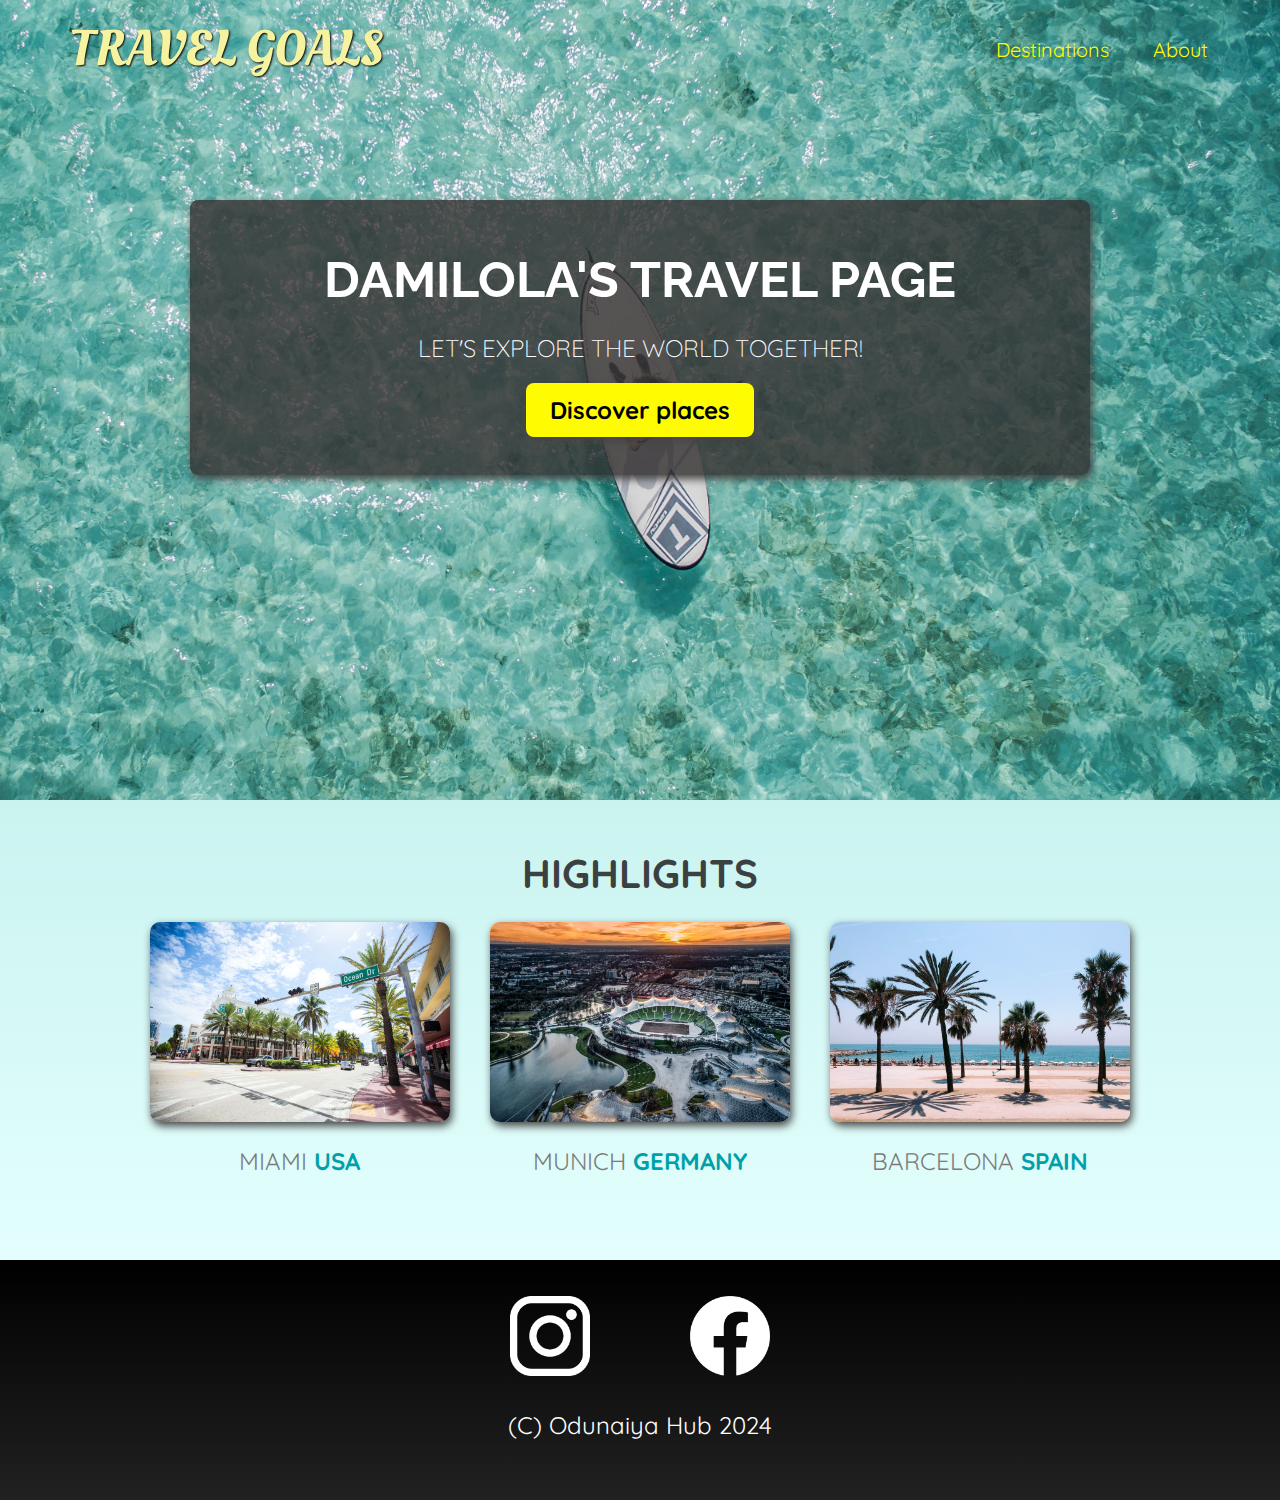
<file: index.html>
<!DOCTYPE html>
<html lang="en">
  <head>
    <meta charset="UTF-8" />
    <link
      href="https://fonts.googleapis.com/css2?family=Raleway:wght@700&family=Oleo+Script:wght@700&family=Quicksand:wght@300;500;700&display=swap"
      rel="stylesheet"
    />
    <link rel="stylesheet" href="/shared.css" />
    <link rel="stylesheet" href="/styles.css" />
    <title>Travel Goals</title>
  </head>
  <body>
    <header>
      <div id="page-logo"><a href="/index.html">Travel Goals</a></div>
      <nav>
        <ul>
          <li><a href="/places.html">Destinations</a></li>
          <li><a href="">About</a></li>
        </ul>
      </nav>
    </header>
    <main>
      <section id="hero">
        <div id="hero-content">
          <h1>Damilola's Travel Page</h1>
          <p>Let's explore the world together!</p>
          <a href="/places.html">Discover places</a>
        </div>
      </section>
      <section id="highlights">
        <h2>Highlights</h2>
        <ul id="destinations">
          <li class="destination">
            <img
              src="/images/places/miami.jpg"
              alt="Miami streets on sunny day"
            />
            <p>Miami <strong>USA</strong></p>
          </li>
          <li class="destination">
            <img
              src="/images/places/munich.jpg"
              alt="Munich football stadium"
            />
            <p>Munich <strong>Germany</strong></p>
          </li>
          <li class="destination">
            <img
              src="/images/places/barcelona.jpg"
              alt="Palm beach in Barcelona"
            />
            <p>Barcelona <strong>Spain</strong></p>
          </li>
        </ul>
      </section>
    </main>
    <footer>
      <ul>
        <li>
          <a href="https://www.instagram.com"
            ><img src="/images/icon/insta.png" alt="instagram logo"
          /></a>
        </li>
        <li>
          <a href="https://www.facebook.com"
            ><img src="/images/icon/facebook.png" alt="facebook logo"
          /></a>
        </li>
      </ul>
      <p>(c) odunaiya hub 2024</p>
    </footer>
  </body>
</html>
</file>
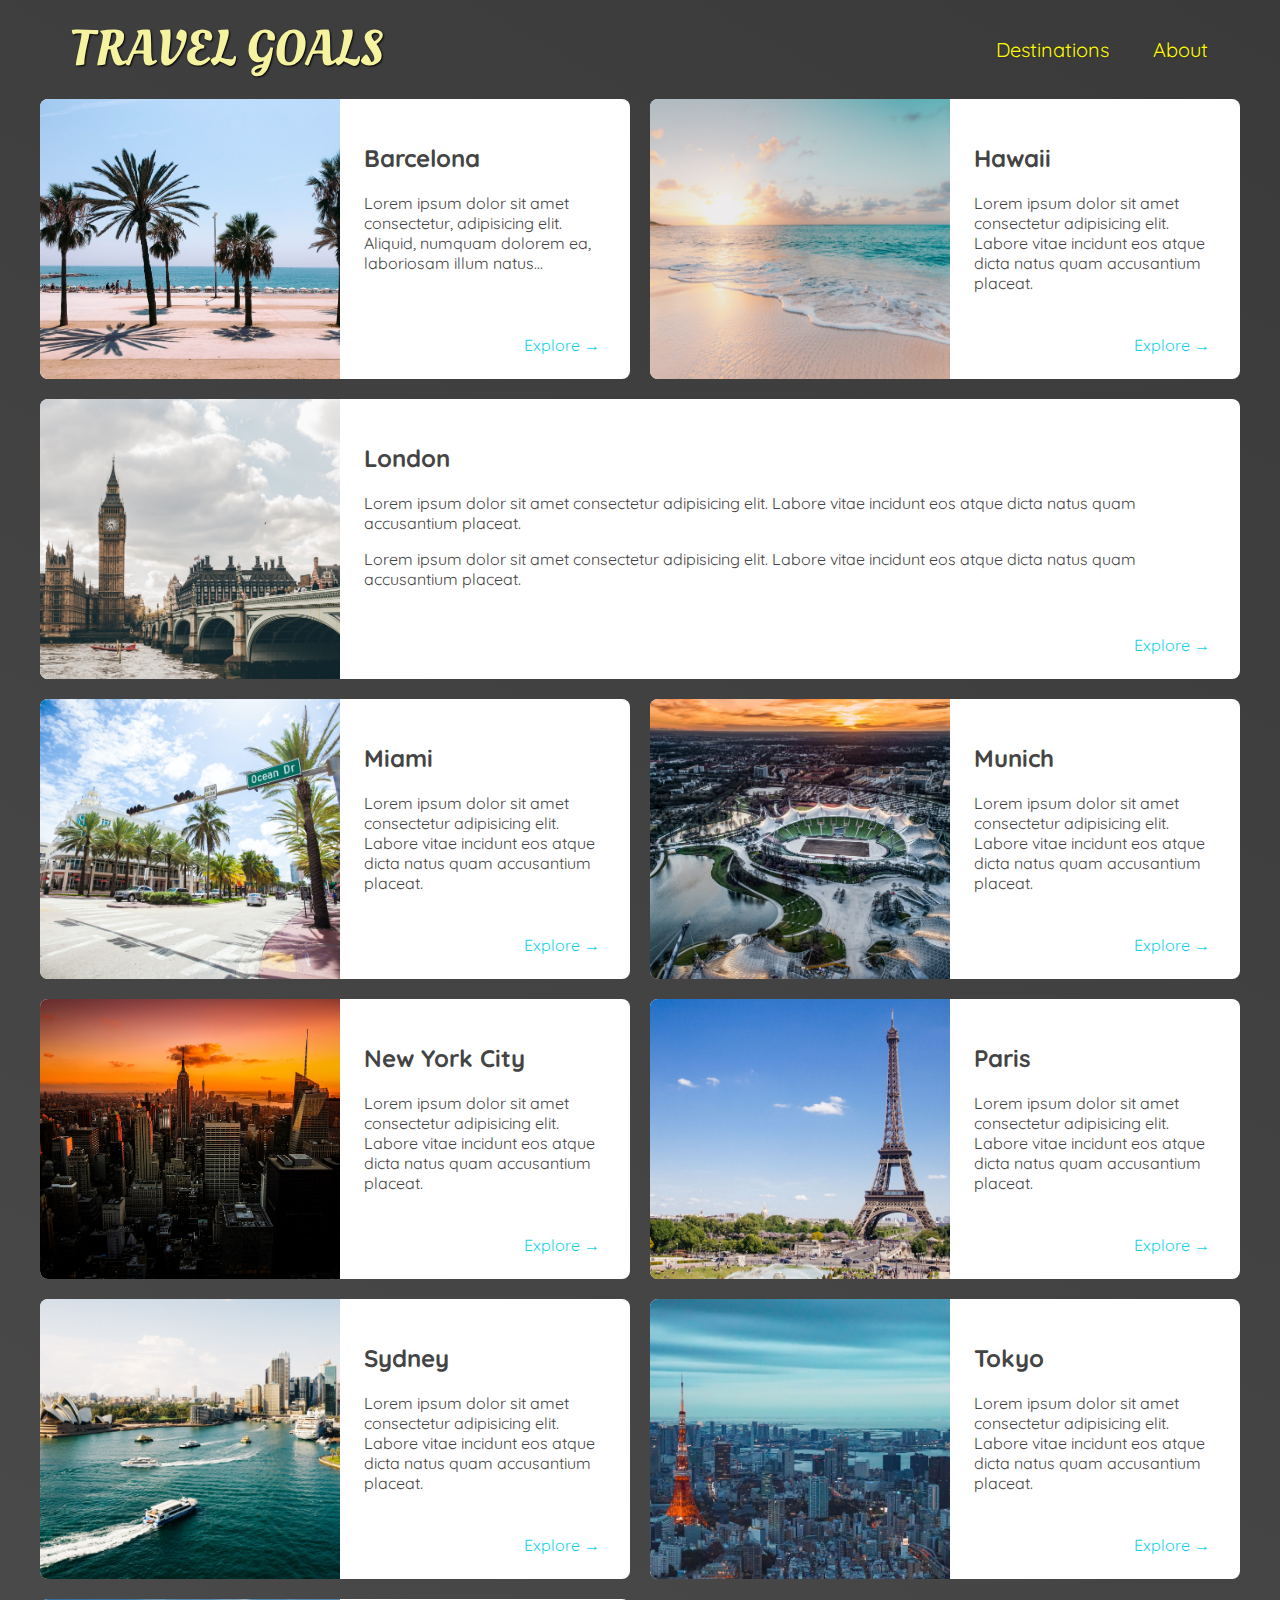
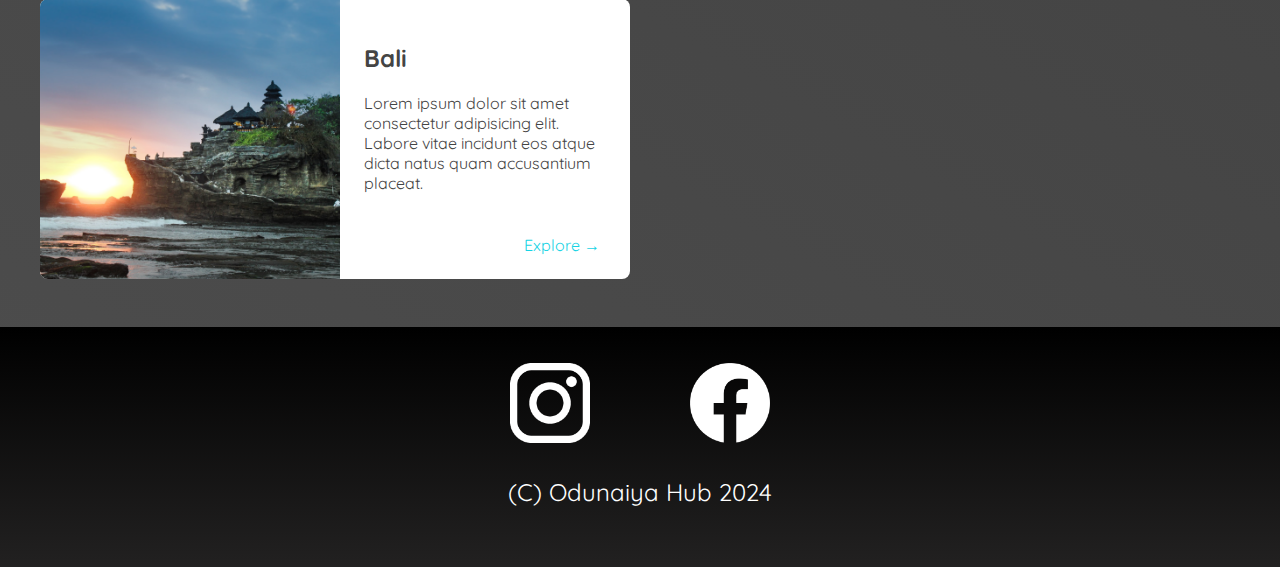
<file: places.html>
<!DOCTYPE html>
<html lang="en">
  <head>
    <meta charset="UTF-8" />
    <link
      href="https://fonts.googleapis.com/css2?family=Raleway:wght@700&family=Oleo+Script:wght@700&family=Quicksand:wght@300;500;700&display=swap"
      rel="stylesheet"
    />
    <link rel="stylesheet" href="/shared.css" />
    <link rel="stylesheet" href="/places.css" />
    <title>Travel Goals</title>
  </head>
  <body>
    <header>
      <div id="page-logo"><a href="/index.html">Travel Goals</a></div>
      <nav>
        <ul>
          <li><a href="/places.html">Destinations</a></li>
          <li><a href="">About</a></li>
        </ul>
      </nav>
    </header>
    <main>
      <ul>
        <li>
          <img src="images/places/barcelona.jpg" alt="City of Barcelona" />
          <div class="item-content">
            <div>
              <h2>Barcelona</h2>
              <p>
                Lorem ipsum dolor sit amet consectetur, adipisicing elit.
                Aliquid, numquam dolorem ea, laboriosam illum natus...
              </p>
            </div>
            <div class="actions">
              <a href="https://en.wikipedia.org/wiki/Barcelona">Explore &#x2192</a>
            </div>
          </div>
        </li>
        <li>
            <img src="images/places/hawaii.jpg" alt="Hawaii beach" />
            <div class="item-content">
              <div>
                <h2>Hawaii</h2>
                <p>
                  Lorem ipsum dolor sit amet consectetur adipisicing elit. Labore
                  vitae incidunt eos atque dicta natus quam accusantium placeat.
                </p>
              </div>
              <div class="actions">
                <a href="hhttps://en.wikipedia.org/wiki/Hawaii">Explore &#x2192</a>
              </div>
            </div>
          </li>
          <li>
            <img src="images/places/london.jpg" alt="London city" />
            <div class="item-content">
              <div>
                <h2>London</h2>
                <p>
                  Lorem ipsum dolor sit amet consectetur adipisicing elit. Labore
                  vitae incidunt eos atque dicta natus quam accusantium placeat.
                </p>
                <p>
                  Lorem ipsum dolor sit amet consectetur adipisicing elit. Labore
                  vitae incidunt eos atque dicta natus quam accusantium placeat.
                </p>
              </div>
              <div class="actions">
                <a href="https://en.wikipedia.org/wiki/London">Explore &#x2192</a>
              </div>
            </div>
          </li>
          <li>
            <img src="images/places/miami.jpg" alt="Miami streets" />
            <div class="item-content">
              <div>
                <h2>Miami</h2>
                <p>
                  Lorem ipsum dolor sit amet consectetur adipisicing elit. Labore
                  vitae incidunt eos atque dicta natus quam accusantium placeat.
                </p>
              </div>
              <div class="actions">
                <a href="https://en.wikipedia.org/wiki/Miami">Explore &#x2192</a>
              </div>
            </div>
          </li>
          <li>
            <img src="images/places/munich.jpg" alt="Munich football stadium" />
            <div class="item-content">
              <div>
                <h2>Munich</h2>
                <p>
                  Lorem ipsum dolor sit amet consectetur adipisicing elit. Labore
                  vitae incidunt eos atque dicta natus quam accusantium placeat.
                </p>
              </div>
              <div class="actions">
                <a href="https://en.wikipedia.org/wiki/Munich">Explore &#x2192</a>
              </div>
            </div>
          </li>
          <li>
            <img src="images/places/new-york-city.jpg" alt="New York City skyline" />
            <div class="item-content">
              <div>
                <h2>New York City</h2>
                <p>
                  Lorem ipsum dolor sit amet consectetur adipisicing elit. Labore
                  vitae incidunt eos atque dicta natus quam accusantium placeat.
                </p>
              </div>
              <div class="actions">
                <a href="https://en.wikipedia.org/wiki/New_York_City"
                  >Explore &#x2192</a
                >
              </div>
            </div>
          </li>
          <li>
            <img src="images/places/paris.jpg" alt="Paris city" />
            <div class="item-content">
              <div>
                <h2>Paris</h2>
                <p>
                  Lorem ipsum dolor sit amet consectetur adipisicing elit. Labore
                  vitae incidunt eos atque dicta natus quam accusantium placeat.
                </p>
              </div>
              <div class="actions">
                <a href="https://en.wikipedia.org/wiki/Paris">Explore &#x2192</a>
              </div>
            </div>
          </li>
          <li>
            <img src="images/places/sydney.jpg" alt="Sydney beach" />
            <div class="item-content">
              <div>
                <h2>Sydney</h2>
                <p>
                  Lorem ipsum dolor sit amet consectetur adipisicing elit. Labore
                  vitae incidunt eos atque dicta natus quam accusantium placeat.
                </p>
              </div>
              <div class="actions">
                <a href="https://en.wikipedia.org/wiki/Sydney">Explore &#x2192</a>
              </div>
            </div>
          </li>
          <li>
            <img src="images/places/tokyo.jpg" alt="Tokyo skyline" />
            <div class="item-content">
              <div>
                <h2>Tokyo</h2>
                <p>
                  Lorem ipsum dolor sit amet consectetur adipisicing elit. Labore
                  vitae incidunt eos atque dicta natus quam accusantium placeat.
                </p>
              </div>
              <div class="actions">
                <a href="https://en.wikipedia.org/wiki/Tokyo">Explore &#x2192</a>
              </div>
            </div>
          </li>
          <li>
            <img src="images/places/bali.jpg" alt="Bali beach" />
            <div class="item-content">
              <div>
                <h2>Bali</h2>
                <p>
                  Lorem ipsum dolor sit amet consectetur adipisicing elit. Labore
                  vitae incidunt eos atque dicta natus quam accusantium placeat.
                </p>
              </div>
              <div class="actions">
                <a href="https://en.wikipedia.org/wiki/Bali">Explore &#x2192</a>
              </div>
            </div>
          </li>
      </ul>
    </main>
    <footer>
      <ul>
        <li>
          <a href="https://www.instagram.com"
            ><img src="/images/icon/insta.png" alt="instagram logo"
          /></a>
        </li>
        <li>
          <a href="https://www.facebook.com"
            ><img src="/images/icon/facebook.png" alt="facebook logo"
          /></a>
        </li>
      </ul>
      <p>(c) odunaiya hub 2024</p>
    </footer>
  </body>
</html>
</file>
<file: shared.css>
body {
  font-family: "Quicksand", san-serif, serif;
  margin: 0;
}

ul {
  list-style: none;
  margin: 0;
  padding: 0;
}

#page-logo a {
  padding: 10px;
  font-family: "Oleo Script", san-serif, serif;
  color: rgb(245, 243, 160);
  font-size: 50px;
  text-decoration: none;
  text-transform: uppercase;
  text-shadow: 1px 1px 2px rgb(0, 0, 0);
}

header {
  display: flex;
  flex-flow: row nowrap;
  align-items: center;
  justify-content: space-between;
  position: absolute;
  padding: 15px 60px;
  top: 0;
  left: 0;
  width: 100%;
  box-sizing: border-box;
}

header ul {
  display: flex;
}

header li {
  margin-left: 20px;
}

header li a {
  text-decoration: none;
  color: rgb(255, 251, 0);
  font-size: 20px;
  padding: 12px;
  text-shadow: 1px 1px 2px rgba(0, 0, 0, 0.2);
  border-radius: 6px;
}

header li a:hover {
  color: rgb(77, 77, 77);
  background-color: rgb(255, 251, 0);
}

footer {
  background: linear-gradient(0deg, rgb(34, 33, 33), rgb(0, 0, 0));
  padding: 36px 0;
}
footer ul {
  display: flex;
  justify-content: center;
}
footer li {
  width: 80px;
  height: 80px;
  margin: 0 50px;
}

footer img {
  width: 100%;
  height: 100%;
}

footer p {
  color: white;
  padding-top: 10px;
  text-align: center;
  font-size: 24px;
  font-family: "Quicksand", san-serif, serif;
  text-transform: capitalize;
}
</file>
<file: styles.css>
#hero {
  background-image: url(/images/places/ocean.jpg);
  height: 800px;
  background-position: center;
  background-size: cover;
  background-repeat: no-repeat;
}

#hero-content {
  width: 900px;
  background-color: rgba(51, 47, 47, 0.8);
  box-shadow: 2px 4px 8px rgb(68, 67, 67);
  border-radius: 8px;
  text-align: center;
  padding: 50px 0;
  margin: 0 auto;
  position: relative;
  top: 200px;
}

#hero-content h1 {
  color: white;
  text-transform: uppercase;
  font-size: 50px;
  font-family: "Raleway", sans-serif;
  margin: 0;
}

#hero-content p {
  color: white;
  text-transform: uppercase;
  font-size: 24px;
  font-weight: 300;
  margin-bottom: 32px;
}

#hero-content a {
  text-decoration: none;
  background-color: rgb(255, 251, 0);
  padding: 12px 24px;
  color: black;
  font-size: 24px;
  font-weight: bold;
  border-radius: 8px;
  box-shadow: 2px 4px 8px rgb(68, 67, 67);
}

#hero-content a:hover {
  background-color: rgb(255, 238, 0);
}

#destinations {
  display: flex;
  width: 90%;
  margin-top: auto;
  margin-left: auto;
  margin-right: auto;
  margin-bottom: 40px;
  justify-content: center;
  flex-direction: row;
}
#highlights {
  padding: 24px;
  background-image: linear-gradient(0deg, rgb(227 255 253), rgb(202, 243, 240));
  /* background: linear-gradient(0deg, rgb(227 255 253), rgb(202, 243, 240)); */
}
#highlights h2 {
  text-align: center;
  text-transform: uppercase;
  font-size: 40px;
  color: rgb(59, 65, 64);
  margin: 24px 0;
}

.destination {
  margin: 0 20px;
}

.destination img {
  height: 200px;
  width: 300px;
  box-shadow: 2px 4px 8px rgb(68, 67, 67);
  border-radius: 10px;
  object-fit: cover;
}

.destination p {
  text-align: center;
  text-transform: uppercase;
  font-size: 24px;
  color: rgb(124, 123, 123);
  margin: 20px 0;
}
.destination strong {
  color: rgb(0, 160, 171);
}
</file>
<file: places.css>
body {
  background: linear-gradient(30deg, rgb(77, 77, 77), rgb(58, 58, 58));
  color: rgb(68, 68, 68);
}

header {
  position: static;
}

main ul {
  width: 1200px;
  margin: 0 auto 48px auto;
  display: grid;
  grid-template-columns: 1fr 1fr;
  gap: 20px 20px;
}

main li {
  display: flex;
  background-color: white;
  border-radius: 8px;
  overflow: hidden;
}

main li img {
  width: 300px;
  height: 280px;
  object-fit: cover;
}

li:nth-of-type(3) {
  grid-column: 1 / span 2;
}

.item-content {
  padding: 24px;
  display: flex;
  flex-direction: column;
  justify-content: space-between;
}

.actions {
  text-align: right;
}

.actions a {
  text-decoration: none;
  padding: 6px;
  color: rgb(22, 211, 228);
  border-radius: 5px;
}

.actions a:hover {
  background-color: rgb(235, 253, 255);
}
</file>
